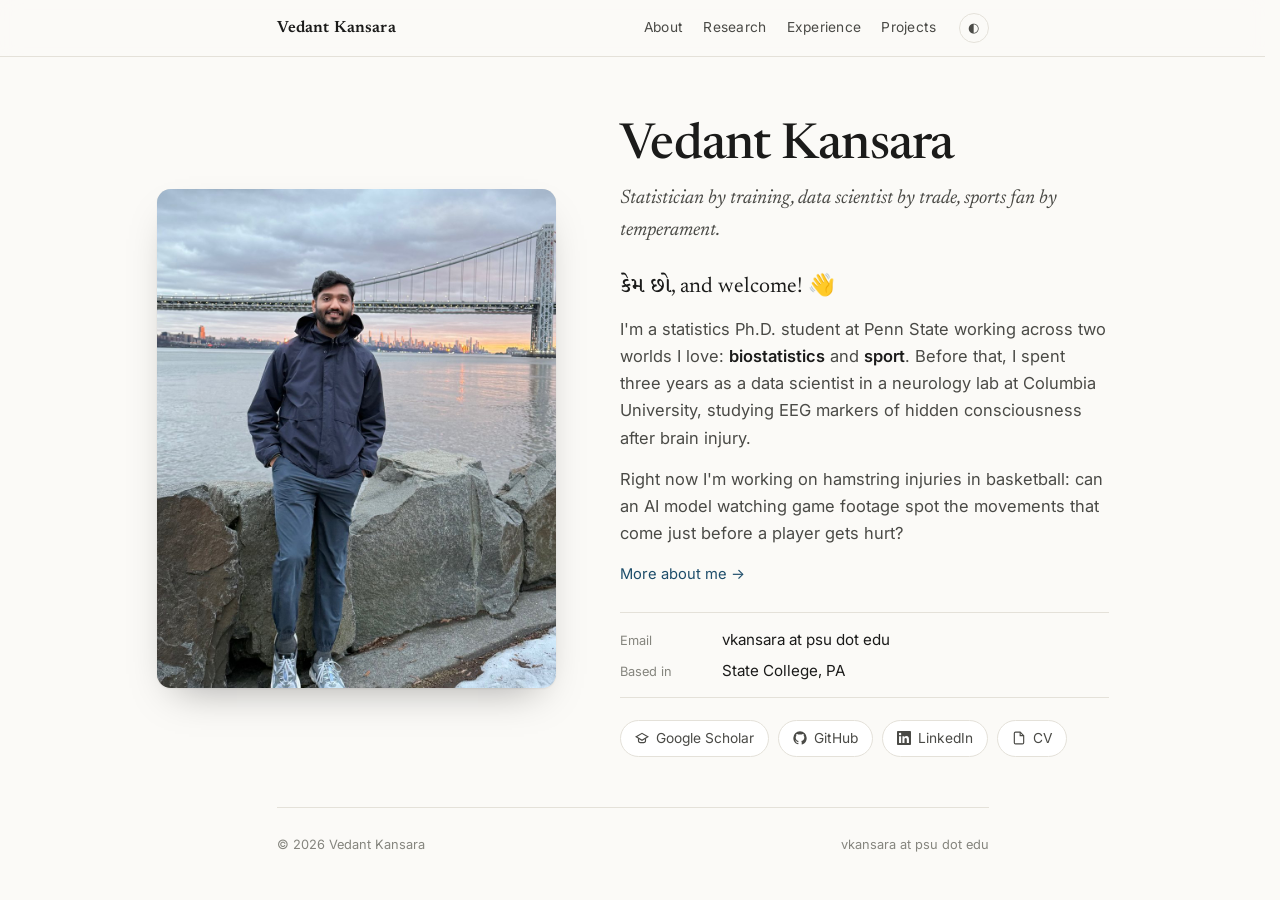
<file: index.html>
<!DOCTYPE html>
<html lang="en">
<head>
<meta charset="utf-8">
<meta name="viewport" content="width=device-width, initial-scale=1">
<title>Vedant Kansara — Statistics &amp; Data Science</title>
<meta name="description" content="Vedant Kansara — Ph.D. student in Statistics at Penn State. Bayesian modeling, biostatistics, high-frequency neurophysiological data, and sports analytics.">
<meta name="author" content="Vedant Kansara">
<meta name="theme-color" content="#fbfaf7" media="(prefers-color-scheme: light)">
<meta name="theme-color" content="#141514" media="(prefers-color-scheme: dark)">
<meta property="og:title" content="Vedant Kansara — Statistics &amp; Data Science">
<meta property="og:description" content="Ph.D. student in Statistics at Penn State. Bayesian modeling, biostatistics, and sports analytics.">
<meta property="og:type" content="website">
<meta property="og:image" content="photo.jpg">
<link rel="preconnect" href="https://fonts.googleapis.com">
<link rel="preconnect" href="https://fonts.gstatic.com" crossorigin>
<link href="https://fonts.googleapis.com/css2?family=Newsreader:ital,opsz,wght@0,6..72,400;0,6..72,500;0,6..72,600;1,6..72,400&family=Inter:wght@400;500;600&family=Noto+Serif+Gujarati:wght@500&display=swap" rel="stylesheet">
<link rel="stylesheet" href="style.css">
<script>try{var t=localStorage.getItem('theme');if(t)document.documentElement.setAttribute('data-theme',t);}catch(e){}try{if(!matchMedia('(prefers-reduced-motion: reduce)').matches)document.documentElement.classList.add('anim');}catch(e){}try{var u=navigator.userAgent;if(/AppleWebKit/.test(u)&&!/(Chrome|Chromium|Edg)\//.test(u)){var s=function(e){if(e.viewTransition)e.viewTransition.skipTransition();};addEventListener('pageswap',s);addEventListener('pagereveal',s);}}catch(e){}</script>
</head>
<body class="home">

<nav>
  <div class="nav-inner">
    <a class="nav-name" href="index.html" title="Home" aria-current="page">Vedant Kansara</a>
    <div class="nav-links">
      <a href="about.html">About</a>
      <a href="research.html">Research</a>
      <a href="experience.html">Experience</a>
      <a href="projects.html">Projects</a>
    </div>
    <button id="theme-toggle" aria-label="Toggle theme">◐</button>
  </div>
</nav>

<main class="landing">

  <!-- ============================================================
       PROFILE PHOTO
       To change it: replace photo.jpg with a new image of the same
       name (a portrait, roughly 4:5, ~1000px wide works best).
       If the crop cuts off your face, change --photo-focus in
       style.css (e.g. "50% 20%" moves the frame up toward the head).
       ============================================================ -->
  <figure class="portrait">
    <img src="photo.jpg" alt="Vedant Kansara by the Hudson River with the George Washington Bridge behind" width="960" height="1200">
  </figure>

  <div class="landing-text">
    <h1>Vedant Kansara</h1>
    <p class="tagline">Statistician by training, data scientist by trade, sports fan by temperament.</p>

    <p class="greeting"><span lang="gu" title="Kem cho? (Gujarati for &quot;How are you?&quot;)">કેમ છો</span>, and welcome! <span class="wave" aria-hidden="true">👋</span></p>

    <p class="summary">I'm a statistics Ph.D. student at Penn State working across two worlds I love: <strong>biostatistics</strong> and <strong>sport</strong>. Before that, I spent three years as a data scientist in a neurology lab at Columbia University, studying EEG markers of hidden consciousness after brain injury.</p>

    <p class="summary">Right now I'm working on hamstring injuries in basketball: can an AI model watching game footage spot the movements that come just before a player gets hurt?</p>

    <p class="more"><a href="about.html">More about me →</a></p>

    <dl class="contact-list">
      <div><dt>Email</dt><dd>vkansara at psu dot edu</dd></div>
      <div><dt>Based in</dt><dd>State College, PA</dd></div>
    </dl>

    <div class="links">
      <a href="https://scholar.google.com/citations?user=BvTiZXMAAAAJ&hl=en" target="_blank" rel="noopener">
        <svg viewBox="0 0 24 24" fill="none" stroke="currentColor" stroke-width="2"><path d="M22 10 12 4 2 10l10 6 10-6Z"/><path d="M6 12.5V17c0 1.7 2.7 3 6 3s6-1.3 6-3v-4.5"/></svg>
        Google Scholar
      </a>
      <a href="https://github.com/vedantkan" target="_blank" rel="noopener">
        <svg viewBox="0 0 24 24" fill="currentColor"><path d="M12 .5A11.5 11.5 0 0 0 .5 12a11.5 11.5 0 0 0 7.9 10.9c.6.1.8-.2.8-.6v-2c-3.2.7-3.9-1.5-3.9-1.5-.5-1.3-1.3-1.7-1.3-1.7-1-.7.1-.7.1-.7 1.1.1 1.7 1.2 1.7 1.2 1 1.7 2.7 1.2 3.4.9.1-.7.4-1.2.7-1.5-2.6-.3-5.3-1.3-5.3-5.8 0-1.3.5-2.3 1.2-3.1-.1-.3-.5-1.5.1-3.1 0 0 1-.3 3.2 1.2a11 11 0 0 1 5.8 0c2.2-1.5 3.2-1.2 3.2-1.2.6 1.6.2 2.8.1 3.1.8.8 1.2 1.8 1.2 3.1 0 4.5-2.7 5.5-5.3 5.8.4.4.8 1.1.8 2.2v3.3c0 .4.2.7.8.6A11.5 11.5 0 0 0 23.5 12 11.5 11.5 0 0 0 12 .5Z"/></svg>
        GitHub
      </a>
      <a href="https://www.linkedin.com/in/vedantkan/" target="_blank" rel="noopener">
        <svg viewBox="0 0 24 24" fill="currentColor"><path d="M20.4 20.4h-3.6v-5.6c0-1.3 0-3-1.9-3s-2.1 1.4-2.1 2.9v5.7H9.3V9h3.4v1.6h.1a3.8 3.8 0 0 1 3.4-1.9c3.6 0 4.3 2.4 4.3 5.5v6.2ZM5.3 7.4a2.1 2.1 0 1 1 0-4.2 2.1 2.1 0 0 1 0 4.2Zm1.8 13H3.5V9h3.6v11.4ZM22.2 0H1.8C.8 0 0 .8 0 1.7v20.6c0 1 .8 1.7 1.8 1.7h20.4c1 0 1.8-.8 1.8-1.7V1.7c0-.9-.8-1.7-1.8-1.7Z"/></svg>
        LinkedIn
      </a>
      <a href="Vedant_Kansara_CV.pdf" target="_blank" rel="noopener">
        <svg viewBox="0 0 24 24" fill="none" stroke="currentColor" stroke-width="2"><path d="M14 2H6a2 2 0 0 0-2 2v16a2 2 0 0 0 2 2h12a2 2 0 0 0 2-2V8Z"/><path d="M14 2v6h6"/></svg>
        CV
      </a>
    </div>
  </div>

</main>

<div class="wrap">
  <footer>
    <span>© <span id="year">2026</span> Vedant Kansara</span>
    <span>vkansara at psu dot edu</span>
  </footer>
</div>

<script src="theme.js"></script>
</body>
</html>
</file>
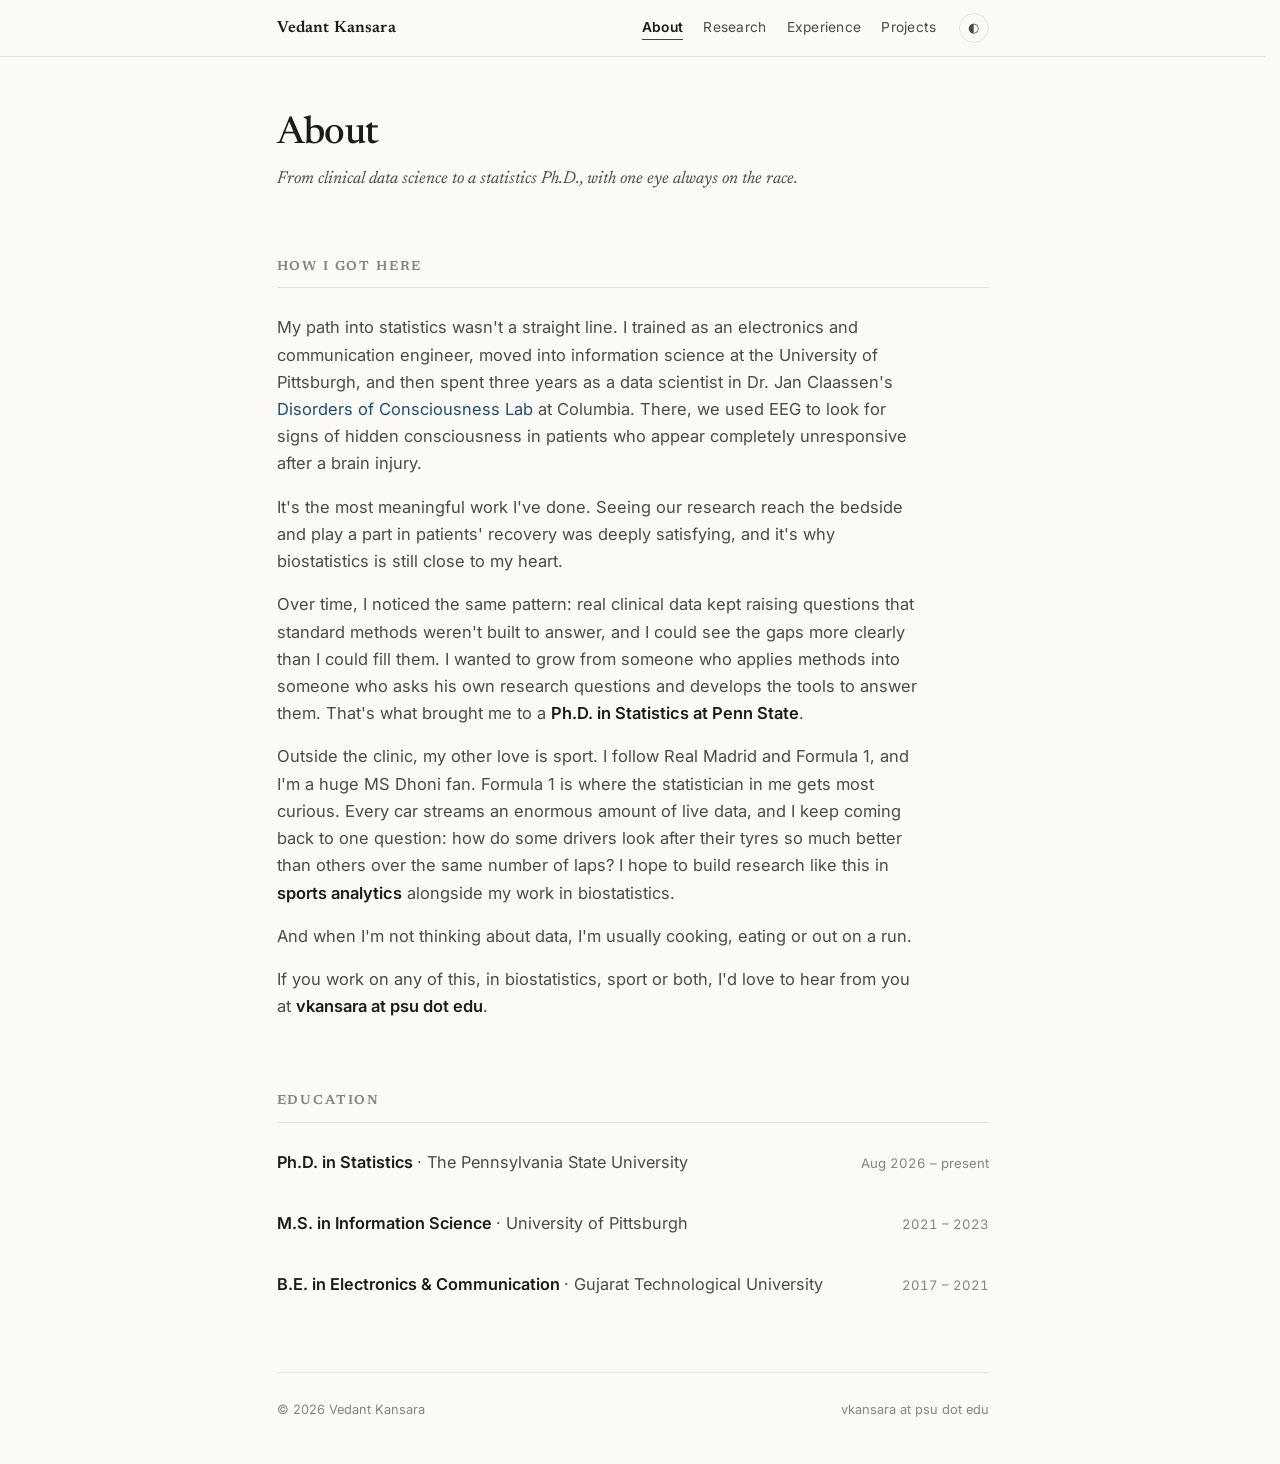
<file: about.html>
<!DOCTYPE html>
<html lang="en">
<head>
<meta charset="utf-8">
<meta name="viewport" content="width=device-width, initial-scale=1">
<title>About — Vedant Kansara</title>
<meta name="description" content="About Vedant Kansara — background, education, and contact.">
<meta name="theme-color" content="#fbfaf7" media="(prefers-color-scheme: light)">
<meta name="theme-color" content="#141514" media="(prefers-color-scheme: dark)">
<link rel="preconnect" href="https://fonts.googleapis.com">
<link rel="preconnect" href="https://fonts.gstatic.com" crossorigin>
<link href="https://fonts.googleapis.com/css2?family=Newsreader:ital,opsz,wght@0,6..72,400;0,6..72,500;0,6..72,600;1,6..72,400&family=Inter:wght@400;500;600&display=swap" rel="stylesheet">
<link rel="stylesheet" href="style.css">
<script>try{var t=localStorage.getItem('theme');if(t)document.documentElement.setAttribute('data-theme',t);}catch(e){}try{if(!matchMedia('(prefers-reduced-motion: reduce)').matches)document.documentElement.classList.add('anim');}catch(e){}try{var u=navigator.userAgent;if(/AppleWebKit/.test(u)&&!/(Chrome|Chromium|Edg)\//.test(u)){var s=function(e){if(e.viewTransition)e.viewTransition.skipTransition();};addEventListener('pageswap',s);addEventListener('pagereveal',s);}}catch(e){}</script>
</head>
<body>

<nav>
  <div class="nav-inner">
    <a class="nav-name" href="index.html" title="Home">Vedant Kansara</a>
    <div class="nav-links">
      <a href="about.html" aria-current="page">About</a>
      <a href="research.html">Research</a>
      <a href="experience.html">Experience</a>
      <a href="projects.html">Projects</a>
    </div>
    <button id="theme-toggle" aria-label="Toggle theme">◐</button>
  </div>
</nav>

<div class="wrap">

  <header class="page">
    <h1>About</h1>
    <p class="tagline">From clinical data science to a statistics Ph.D., with one eye always on the race.</p>
  </header>

  <section id="bio">
    <h2>How I got here</h2>
    <div class="intro">
      <p>My path into statistics wasn't a straight line. I trained as an electronics and communication engineer, moved into information science at the University of Pittsburgh, and then spent three years as a data scientist in Dr. Jan Claassen's <a href="https://www.neurology.columbia.edu/research/research-labs/disorders-consciousness-laboratory-doc-lab" target="_blank" rel="noopener">Disorders of Consciousness Lab</a> at Columbia. There, we used EEG to look for signs of hidden consciousness in patients who appear completely unresponsive after a brain injury.</p>

      <p>It's the most meaningful work I've done. Seeing our research reach the bedside and play a part in patients' recovery was deeply satisfying, and it's why biostatistics is still close to my heart.</p>

      <p>Over time, I noticed the same pattern: real clinical data kept raising questions that standard methods weren't built to answer, and I could see the gaps more clearly than I could fill them. I wanted to grow from someone who applies methods into someone who asks his own research questions and develops the tools to answer them. That's what brought me to a <strong>Ph.D. in Statistics at Penn State</strong>.</p>

      <p>Outside the clinic, my other love is sport. I follow Real Madrid and Formula 1, and I'm a huge MS Dhoni fan. Formula 1 is where the statistician in me gets most curious. Every car streams an enormous amount of live data, and I keep coming back to one question: how do some drivers look after their tyres so much better than others over the same number of laps? I hope to build research like this in <strong>sports analytics</strong> alongside my work in biostatistics.</p>

      <p>And when I'm not thinking about data, I'm usually cooking, eating or out on a run.</p>

      <p>If you work on any of this, in biostatistics, sport or both, I'd love to hear from you at <strong>vkansara at psu dot edu</strong>.</p>
    </div>
  </section>

  <section id="education">
    <h2>Education</h2>

    <div class="entry">
      <div class="entry-head">
        <p class="entry-title">Ph.D. in Statistics <span class="entry-org">· The Pennsylvania State University</span></p>
        <span class="entry-meta">Aug 2026 – present</span>
      </div>
    </div>
    <div class="entry">
      <div class="entry-head">
        <p class="entry-title">M.S. in Information Science <span class="entry-org">· University of Pittsburgh</span></p>
        <span class="entry-meta">2021 – 2023</span>
      </div>
    </div>
    <div class="entry">
      <div class="entry-head">
        <p class="entry-title">B.E. in Electronics &amp; Communication <span class="entry-org">· Gujarat Technological University</span></p>
        <span class="entry-meta">2017 – 2021</span>
      </div>
    </div>
  </section>

  <footer>
    <span>© <span id="year">2026</span> Vedant Kansara</span>
    <span>vkansara at psu dot edu</span>
  </footer>

</div>

<script src="theme.js"></script>
</body>
</html>
</file>
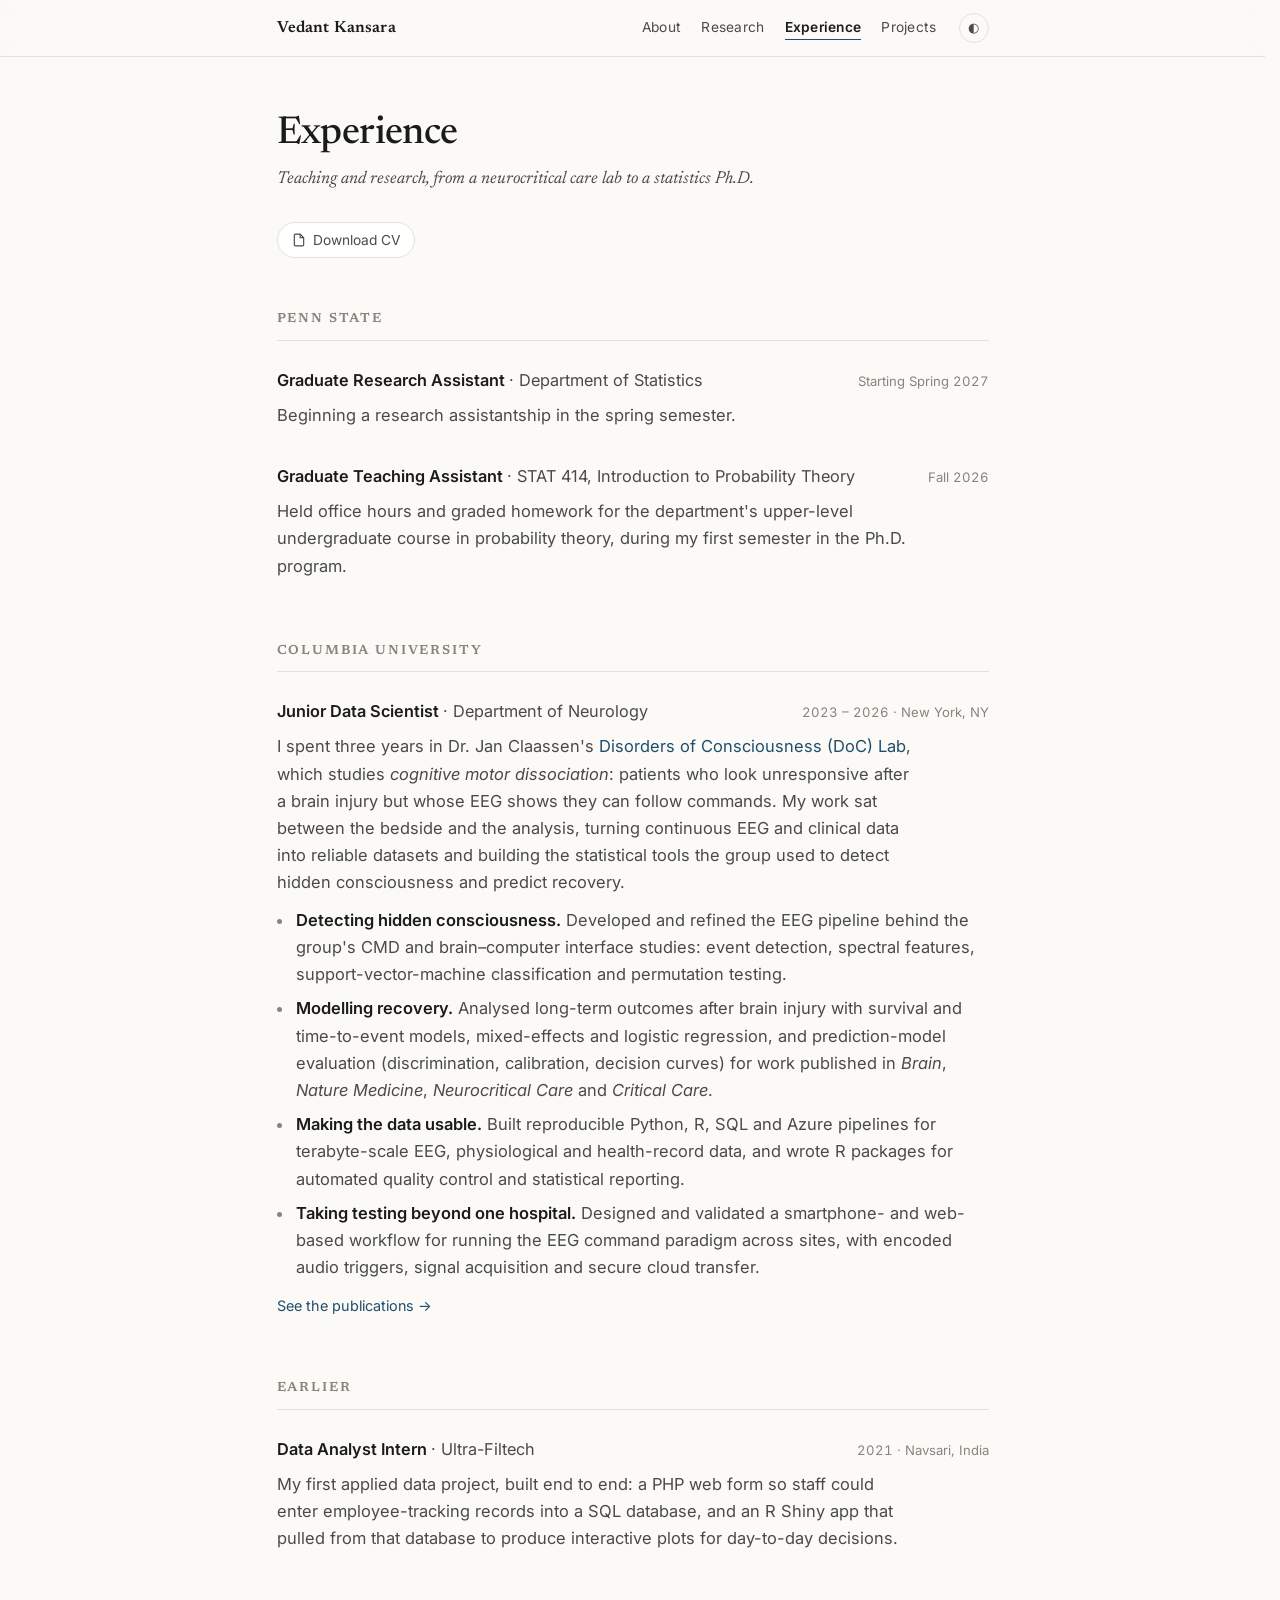
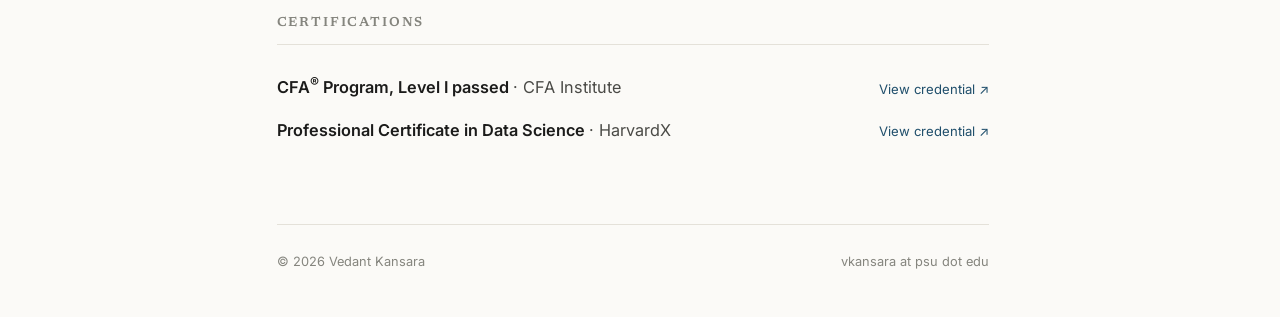
<file: experience.html>
<!DOCTYPE html>
<html lang="en">
<head>
<meta charset="utf-8">
<meta name="viewport" content="width=device-width, initial-scale=1">
<title>Experience — Vedant Kansara</title>
<meta name="description" content="Teaching and research experience of Vedant Kansara: Penn State Statistics and Columbia University Neurology.">
<meta name="theme-color" content="#fbfaf7" media="(prefers-color-scheme: light)">
<meta name="theme-color" content="#141514" media="(prefers-color-scheme: dark)">
<link rel="preconnect" href="https://fonts.googleapis.com">
<link rel="preconnect" href="https://fonts.gstatic.com" crossorigin>
<link href="https://fonts.googleapis.com/css2?family=Newsreader:ital,opsz,wght@0,6..72,400;0,6..72,500;0,6..72,600;1,6..72,400&family=Inter:wght@400;500;600&display=swap" rel="stylesheet">
<link rel="stylesheet" href="style.css">
<script>try{var t=localStorage.getItem('theme');if(t)document.documentElement.setAttribute('data-theme',t);}catch(e){}try{if(!matchMedia('(prefers-reduced-motion: reduce)').matches)document.documentElement.classList.add('anim');}catch(e){}try{var u=navigator.userAgent;if(/AppleWebKit/.test(u)&&!/(Chrome|Chromium|Edg)\//.test(u)){var s=function(e){if(e.viewTransition)e.viewTransition.skipTransition();};addEventListener('pageswap',s);addEventListener('pagereveal',s);}}catch(e){}</script>
</head>
<body>

<nav>
  <div class="nav-inner">
    <a class="nav-name" href="index.html" title="Home">Vedant Kansara</a>
    <div class="nav-links">
      <a href="about.html">About</a>
      <a href="research.html">Research</a>
      <a href="experience.html" aria-current="page">Experience</a>
      <a href="projects.html">Projects</a>
    </div>
    <button id="theme-toggle" aria-label="Toggle theme">◐</button>
  </div>
</nav>

<div class="wrap">

  <header class="page">
    <h1>Experience</h1>
    <p class="tagline">Teaching and research, from a neurocritical care lab to a statistics Ph.D.</p>
    <div class="links">
      <a href="Vedant_Kansara_CV.pdf" target="_blank" rel="noopener">
        <svg viewBox="0 0 24 24" fill="none" stroke="currentColor" stroke-width="2"><path d="M14 2H6a2 2 0 0 0-2 2v16a2 2 0 0 0 2 2h12a2 2 0 0 0 2-2V8Z"/><path d="M14 2v6h6"/></svg>
        Download CV
      </a>
    </div>
  </header>

  <section id="penn-state">
    <h2>Penn State</h2>

    <div class="entry">
      <div class="entry-head">
        <p class="entry-title">Graduate Research Assistant <span class="entry-org">· Department of Statistics</span></p>
        <span class="entry-meta">Starting Spring 2027</span>
      </div>
      <p class="entry-desc">Beginning a research assistantship in the spring semester.</p>
    </div>

    <div class="entry">
      <div class="entry-head">
        <p class="entry-title">Graduate Teaching Assistant <span class="entry-org">· STAT 414, Introduction to Probability Theory</span></p>
        <span class="entry-meta">Fall 2026</span>
      </div>
      <p class="entry-desc">Held office hours and graded homework for the department's upper-level undergraduate course in probability theory, during my first semester in the Ph.D. program.</p>
    </div>
  </section>

  <section id="columbia">
    <h2>Columbia University</h2>

    <div class="entry">
      <div class="entry-head">
        <p class="entry-title">Junior Data Scientist <span class="entry-org">· Department of Neurology</span></p>
        <span class="entry-meta">2023 – 2026 · New York, NY</span>
      </div>
      <p class="entry-desc">I spent three years in Dr. Jan Claassen's <a href="https://www.neurology.columbia.edu/research/research-labs/disorders-consciousness-laboratory-doc-lab" target="_blank" rel="noopener">Disorders of Consciousness (DoC) Lab</a>, which studies <em>cognitive motor dissociation</em>: patients who look unresponsive after a brain injury but whose EEG shows they can follow commands. My work sat between the bedside and the analysis, turning continuous EEG and clinical data into reliable datasets and building the statistical tools the group used to detect hidden consciousness and predict recovery.</p>
      <ul>
        <li><strong>Detecting hidden consciousness.</strong> Developed and refined the EEG pipeline behind the group's CMD and brain–computer interface studies: event detection, spectral features, support-vector-machine classification and permutation testing.</li>
        <li><strong>Modelling recovery.</strong> Analysed long-term outcomes after brain injury with survival and time-to-event models, mixed-effects and logistic regression, and prediction-model evaluation (discrimination, calibration, decision curves) for work published in <em>Brain</em>, <em>Nature Medicine</em>, <em>Neurocritical Care</em> and <em>Critical Care</em>.</li>
        <li><strong>Making the data usable.</strong> Built reproducible Python, R, SQL and Azure pipelines for terabyte-scale EEG, physiological and health-record data, and wrote R packages for automated quality control and statistical reporting.</li>
        <li><strong>Taking testing beyond one hospital.</strong> Designed and validated a smartphone- and web-based workflow for running the EEG command paradigm across sites, with encoded audio triggers, signal acquisition and secure cloud transfer.</li>
      </ul>
      <p class="entry-more"><a href="research.html">See the publications →</a></p>
    </div>
  </section>

  <section id="earlier">
    <h2>Earlier</h2>
    <div class="entry">
      <div class="entry-head">
        <p class="entry-title">Data Analyst Intern <span class="entry-org">· Ultra-Filtech</span></p>
        <span class="entry-meta">2021 · Navsari, India</span>
      </div>
      <p class="entry-desc">My first applied data project, built end to end: a PHP web form so staff could enter employee-tracking records into a SQL database, and an R Shiny app that pulled from that database to produce interactive plots for day-to-day decisions.</p>
    </div>
  </section>

  <section id="certifications">
    <h2>Certifications</h2>
    <div class="entry compact">
      <div class="entry-head">
        <p class="entry-title">CFA<sup>®</sup> Program, Level I passed <span class="entry-org">· CFA Institute</span></p>
        <a class="entry-meta cred" href="https://credentials.cfainstitute.org/241f88be-31d7-4d06-ba80-9f5238e7acae" target="_blank" rel="noopener">View credential ↗</a>
      </div>
    </div>
    <div class="entry compact">
      <div class="entry-head">
        <p class="entry-title">Professional Certificate in Data Science <span class="entry-org">· HarvardX</span></p>
        <a class="entry-meta cred" href="https://credentials.edx.org/credentials/ff0fdac766a642c39444bd3843783bc0/" target="_blank" rel="noopener">View credential ↗</a>
      </div>
    </div>
  </section>

  <footer>
    <span>© <span id="year">2026</span> Vedant Kansara</span>
    <span>vkansara at psu dot edu</span>
  </footer>

</div>

<script src="theme.js"></script>
</body>
</html>
</file>
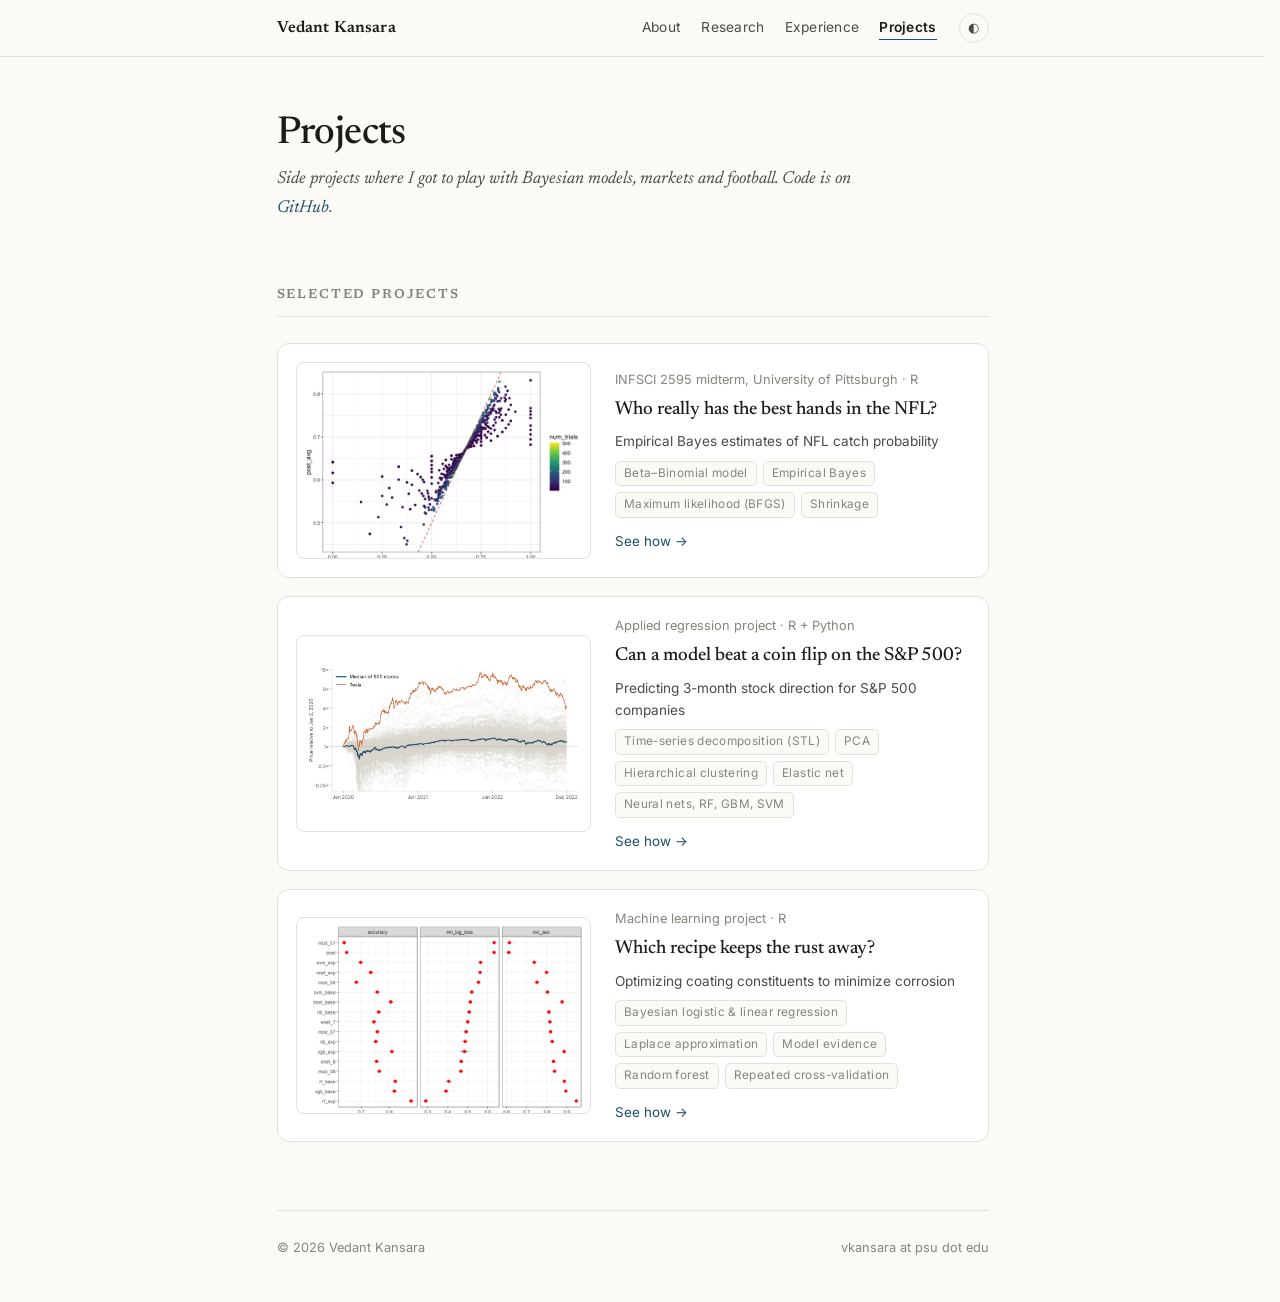
<file: projects.html>
<!DOCTYPE html>
<html lang="en">
<head>
<meta charset="utf-8">
<meta name="viewport" content="width=device-width, initial-scale=1">
<title>Projects — Vedant Kansara</title>
<meta name="description" content="Projects by Vedant Kansara: Empirical Bayes for NFL catch rates, S&amp;P 500 direction prediction, and Bayesian modeling of coating corrosion.">
<meta name="theme-color" content="#fbfaf7" media="(prefers-color-scheme: light)">
<meta name="theme-color" content="#141514" media="(prefers-color-scheme: dark)">
<link rel="preconnect" href="https://fonts.googleapis.com">
<link rel="preconnect" href="https://fonts.gstatic.com" crossorigin>
<link href="https://fonts.googleapis.com/css2?family=Newsreader:ital,opsz,wght@0,6..72,400;0,6..72,500;0,6..72,600;1,6..72,400&family=Inter:wght@400;500;600&display=swap" rel="stylesheet">
<link rel="stylesheet" href="style.css">
<script>try{var t=localStorage.getItem('theme');if(t)document.documentElement.setAttribute('data-theme',t);}catch(e){}try{if(!matchMedia('(prefers-reduced-motion: reduce)').matches)document.documentElement.classList.add('anim');}catch(e){}try{var u=navigator.userAgent;if(/AppleWebKit/.test(u)&&!/(Chrome|Chromium|Edg)\//.test(u)){var s=function(e){if(e.viewTransition)e.viewTransition.skipTransition();};addEventListener('pageswap',s);addEventListener('pagereveal',s);}}catch(e){}</script>
</head>
<body>

<nav>
  <div class="nav-inner">
    <a class="nav-name" href="index.html" title="Home">Vedant Kansara</a>
    <div class="nav-links">
      <a href="about.html">About</a>
      <a href="research.html">Research</a>
      <a href="experience.html">Experience</a>
      <a href="projects.html" aria-current="page">Projects</a>
    </div>
    <button id="theme-toggle" aria-label="Toggle theme">◐</button>
  </div>
</nav>

<div class="wrap">

  <header class="page">
    <h1>Projects</h1>
    <p class="tagline">Side projects where I got to play with Bayesian models, markets and football. Code is on <a href="https://github.com/vedantkan" target="_blank" rel="noopener">GitHub</a>.</p>
  </header>

  <section id="projects">
    <h2>Selected Projects</h2>
    <!-- Project cards are generated from the list in projects.js.
         To add, edit, or remove a project, edit that file only. -->
    <div class="paper-list" id="project-list"></div>
  </section>

  <dialog id="project-dialog" aria-labelledby="pj-title">
    <div class="pd-inner">
      <button class="pd-close" type="button" aria-label="Close">×</button>
      <p class="pd-venue" id="pj-venue"></p>
      <h3 id="pj-title" class="pj-title"></h3>
      <p class="pd-authors" id="pj-sub"></p>
      <div class="pd-body" id="pj-body"></div>
      <div class="pd-actions" id="pj-actions"></div>
    </div>
  </dialog>

  <footer>
    <span>© <span id="year">2026</span> Vedant Kansara</span>
    <span>vkansara at psu dot edu</span>
  </footer>

</div>

<script src="theme.js"></script>
<script src="projects.js"></script>
</body>
</html>
</file>
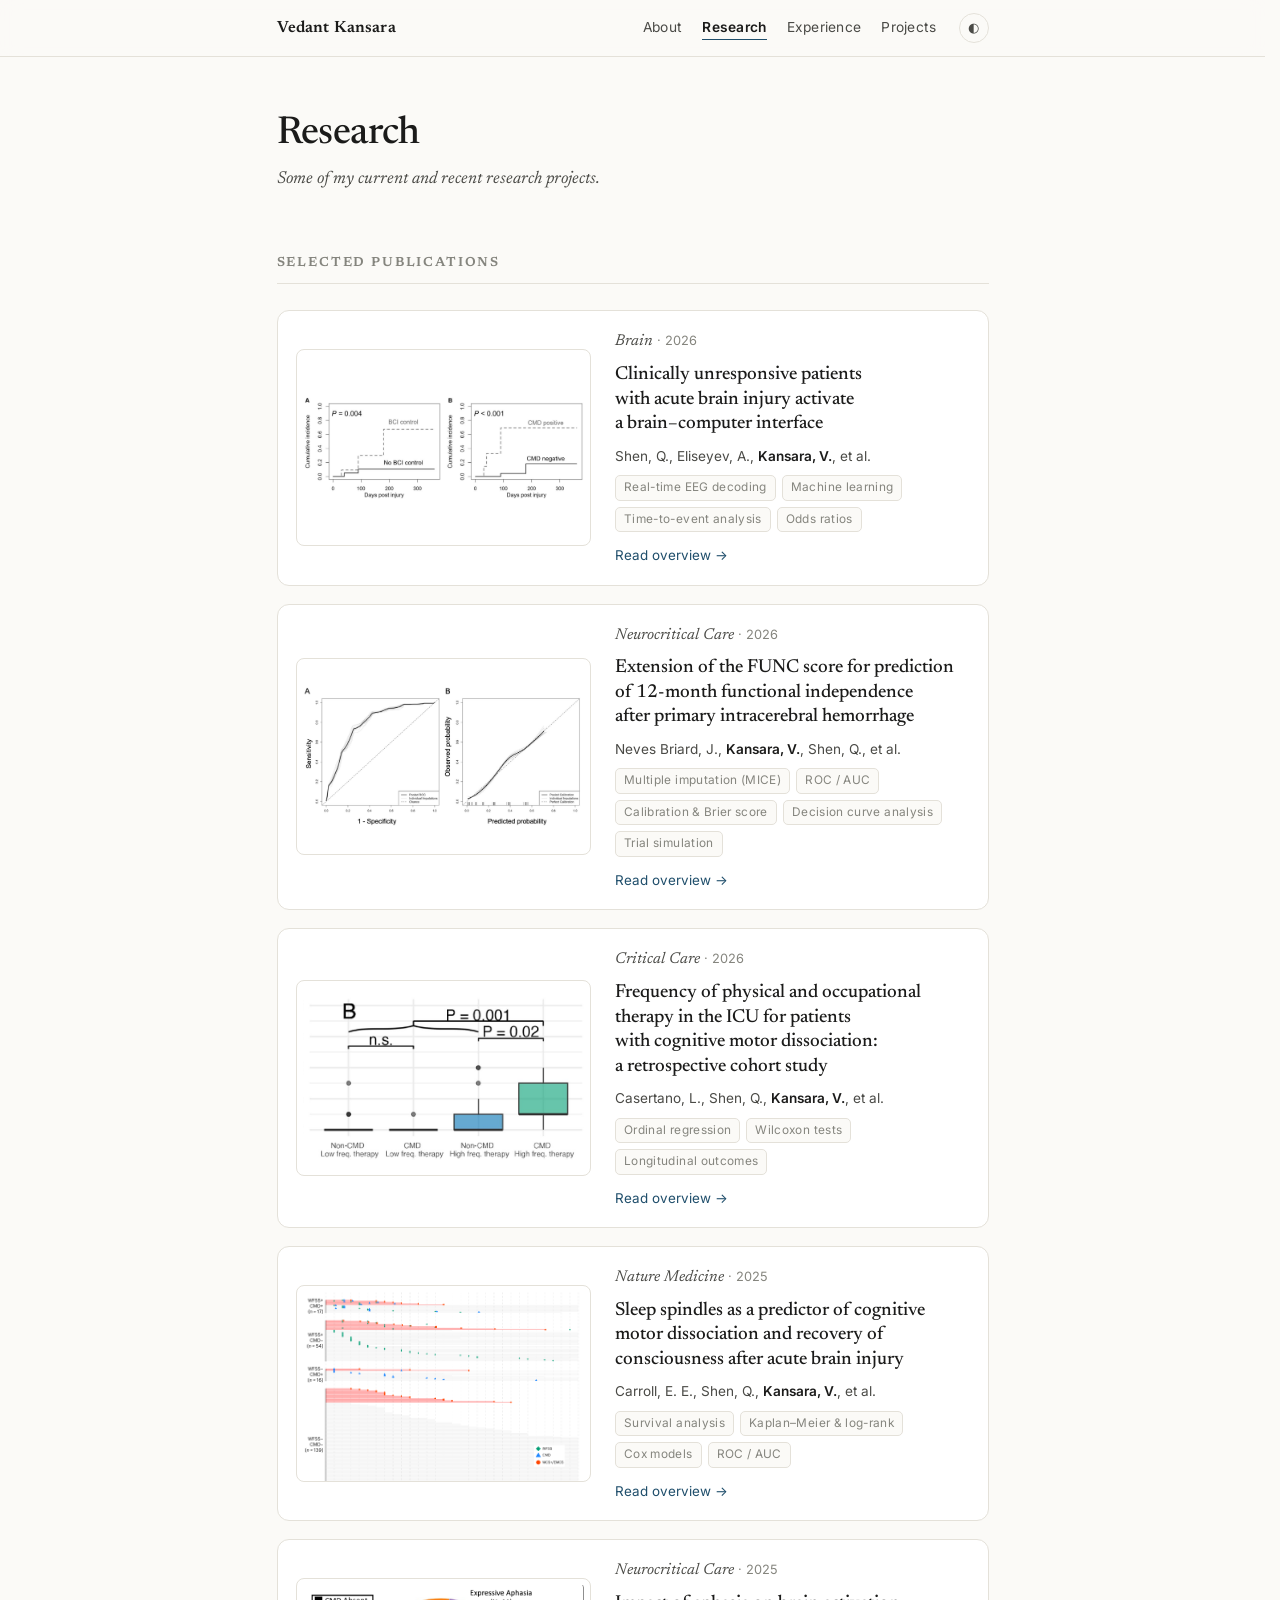
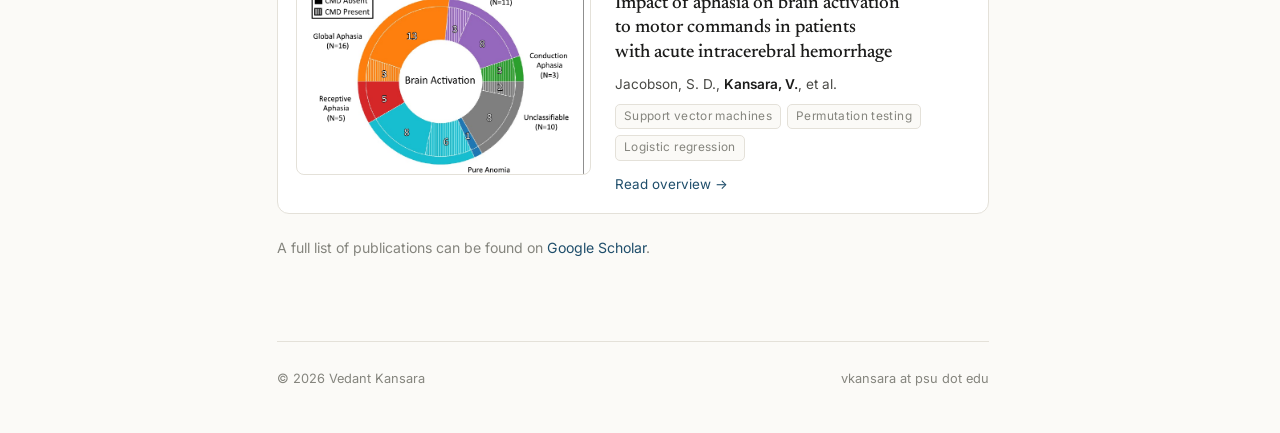
<file: research.html>
<!DOCTYPE html>
<html lang="en">
<head>
<meta charset="utf-8">
<meta name="viewport" content="width=device-width, initial-scale=1">
<title>Research — Vedant Kansara</title>
<meta name="description" content="Selected publications of Vedant Kansara: EEG markers of consciousness, clinical prediction models, and outcomes after acute brain injury.">
<meta name="theme-color" content="#fbfaf7" media="(prefers-color-scheme: light)">
<meta name="theme-color" content="#141514" media="(prefers-color-scheme: dark)">
<link rel="preconnect" href="https://fonts.googleapis.com">
<link rel="preconnect" href="https://fonts.gstatic.com" crossorigin>
<link href="https://fonts.googleapis.com/css2?family=Newsreader:ital,opsz,wght@0,6..72,400;0,6..72,500;0,6..72,600;1,6..72,400&family=Inter:wght@400;500;600&display=swap" rel="stylesheet">
<link rel="stylesheet" href="style.css">
<script>try{var t=localStorage.getItem('theme');if(t)document.documentElement.setAttribute('data-theme',t);}catch(e){}try{if(!matchMedia('(prefers-reduced-motion: reduce)').matches)document.documentElement.classList.add('anim');}catch(e){}try{var u=navigator.userAgent;if(/AppleWebKit/.test(u)&&!/(Chrome|Chromium|Edg)\//.test(u)){var s=function(e){if(e.viewTransition)e.viewTransition.skipTransition();};addEventListener('pageswap',s);addEventListener('pagereveal',s);}}catch(e){}</script>
</head>
<body>

<nav>
  <div class="nav-inner">
    <a class="nav-name" href="index.html" title="Home">Vedant Kansara</a>
    <div class="nav-links">
      <a href="about.html">About</a>
      <a href="research.html" aria-current="page">Research</a>
      <a href="experience.html">Experience</a>
      <a href="projects.html">Projects</a>
    </div>
    <button id="theme-toggle" aria-label="Toggle theme">◐</button>
  </div>
</nav>

<div class="wrap">

  <header class="page">
    <h1>Research</h1>
    <p class="tagline">Some of my current and recent research projects.</p>
  </header>

  <section id="publications">
    <h2>Selected Publications</h2>
    <!-- Paper cards are generated from the list in research.js.
         To add, edit, or remove a paper, edit that file only. -->
    <div class="paper-list" id="paper-list"></div>

    <p class="scholar-note">A full list of publications can be found on <a href="https://scholar.google.com/citations?user=BvTiZXMAAAAJ&hl=en" target="_blank" rel="noopener">Google&nbsp;Scholar</a>.</p>
  </section>

  <dialog id="paper-dialog" aria-labelledby="pd-title">
    <div class="pd-inner">
      <button class="pd-close" type="button" aria-label="Close">×</button>
      <div class="pd-fig" id="pd-fig"></div>
      <p class="pd-venue" id="pd-venue"></p>
      <h3 id="pd-title"></h3>
      <p class="pd-authors" id="pd-authors"></p>
      <div class="pd-body" id="pd-body"></div>
      <div class="pd-actions" id="pd-actions"></div>
    </div>
  </dialog>




  <footer>
    <span>© <span id="year">2026</span> Vedant Kansara</span>
    <span>vkansara at psu dot edu</span>
  </footer>

</div>

<script src="theme.js"></script>
<script src="research.js"></script>
</body>
</html>
</file>
<file: style.css>
/* ============================================================
   Vedant Kansara — shared stylesheet
   Edit colors in the :root blocks below.
   ============================================================ */

:root{
  --bg:        #fbfaf7;
  --surface:   #ffffff;
  --ink:       #1b1b1a;
  --ink-soft:  #4a4a46;
  --ink-faint: #85857e;
  --rule:      #e4e1d9;
  --accent:    #1f4e6b;
  --accent-bg: #eef3f6;
  --max: 760px;
  /* Profile photo framing: "x% y%". Lower y moves the frame toward the top of the photo. */
  --photo-focus: 50% 30%;
}

/* Automatic: follows the phone / laptop system theme */
@media (prefers-color-scheme: dark){
  :root{
    --bg:        #141514;
    --surface:   #1c1d1c;
    --ink:       #ecebe6;
    --ink-soft:  #b6b5ae;
    --ink-faint: #85857e;
    --rule:      #2e302e;
    --accent:    #8fc4e3;
    --accent-bg: #1b2a33;
  }
}

/* Manual override, only once the visitor clicks the toggle */
html[data-theme="light"]{
  --bg:#fbfaf7; --surface:#ffffff; --ink:#1b1b1a; --ink-soft:#4a4a46;
  --ink-faint:#85857e; --rule:#e4e1d9; --accent:#1f4e6b; --accent-bg:#eef3f6;
}
html[data-theme="dark"]{
  --bg:#141514; --surface:#1c1d1c; --ink:#ecebe6; --ink-soft:#b6b5ae;
  --ink-faint:#85857e; --rule:#2e302e; --accent:#8fc4e3; --accent-bg:#1b2a33;
}

*{box-sizing:border-box}
html{scroll-behavior:smooth; -webkit-text-size-adjust:100%}
body{
  margin:0;
  background:var(--bg);
  color:var(--ink);
  font-family:"Inter", -apple-system, BlinkMacSystemFont, "Segoe UI", Helvetica, Arial, sans-serif;
  font-size:16.5px;
  line-height:1.65;
  -webkit-font-smoothing:antialiased;
}
.wrap{max-width:var(--max); margin:0 auto; padding:0 24px}

a{color:var(--accent); text-decoration:none; border-bottom:1px solid transparent; transition:border-color .15s ease}
a:hover{border-bottom-color:currentColor}

/* ---------------- Nav ---------------- */
nav{
  position:sticky; top:0; z-index:50;
  background:var(--bg);
  border-bottom:1px solid var(--rule);
}
@supports (backdrop-filter: blur(10px)){
  nav{
    background:color-mix(in srgb, var(--bg) 85%, transparent);
    backdrop-filter:saturate(180%) blur(10px);
    -webkit-backdrop-filter:saturate(180%) blur(10px);
  }
}
.nav-inner{
  max-width:var(--max); margin:0 auto; padding:13px 24px;
  display:flex; align-items:center; gap:22px;
}
.nav-name{
  font-family:"Newsreader", Georgia, serif;
  font-size:1.02rem; font-weight:600; letter-spacing:.01em;
  color:var(--ink); margin-right:auto; white-space:nowrap;
  border:none;
}
.nav-name:hover{border:none; color:var(--accent)}
.nav-links{display:flex; gap:20px; flex-wrap:wrap}
.nav-links a{color:var(--ink-soft); font-size:.86rem; letter-spacing:.02em}
.nav-links a:hover{color:var(--accent)}
.nav-links a[aria-current="page"]{
  color:var(--ink); font-weight:600;
  border-bottom:1px solid var(--accent);
}
#theme-toggle{
  background:none; border:1px solid var(--rule); border-radius:50%;
  width:30px; height:30px; cursor:pointer; color:var(--ink-soft);
  font-size:.8rem; line-height:1; display:grid; place-items:center;
  flex:none; transition:border-color .15s ease, color .15s ease;
}
#theme-toggle:hover{color:var(--accent); border-color:var(--accent)}

@media (max-width:640px){
  .nav-inner{gap:14px; padding:11px 20px; flex-wrap:wrap}
  .nav-name{font-size:.98rem}
  .nav-links{gap:15px; order:3; width:100%; padding-bottom:2px}
  .nav-links a{font-size:.82rem}
}

/* ---------------- Page head ---------------- */
header.hero{padding:74px 0 10px}
header.page{padding:56px 0 4px}

h1{
  font-family:"Newsreader", Georgia, serif;
  font-size:clamp(2.3rem, 6vw, 3.1rem);
  font-weight:500; letter-spacing:-.015em; line-height:1.1;
  margin:0 0 12px;
}
header.page h1{font-size:clamp(1.9rem, 5vw, 2.4rem); margin-bottom:10px}
.tagline{
  font-family:"Newsreader", Georgia, serif;
  font-size:1.22rem; font-style:italic; color:var(--ink-soft);
  margin:0 0 26px;
}
header.page .tagline{font-size:1.08rem; margin-bottom:12px; max-width:62ch}

.intro p{color:var(--ink-soft); margin:0 0 16px; max-width:64ch}
.intro strong{color:var(--ink); font-weight:600}

/* ---------------- Link pills ---------------- */
.links{display:flex; flex-wrap:wrap; gap:9px; margin-top:28px}
.links a, .links span.pill{
  display:inline-flex; align-items:center; gap:7px;
  font-size:.86rem; color:var(--ink-soft);
  border:1px solid var(--rule); border-radius:999px;
  padding:6px 14px; background:var(--surface);
  transition:all .15s ease;
}
.links a:hover{color:var(--accent); border-color:var(--accent); background:var(--accent-bg)}
.links svg{width:14px; height:14px; flex:none}
.links span.pill{cursor:default}

/* ---------------- Sections ---------------- */
section{padding:46px 0 8px; scroll-margin-top:62px}
h2{
  font-family:"Newsreader", Georgia, serif;
  font-size:.82rem; font-weight:600;
  text-transform:uppercase; letter-spacing:.14em;
  color:var(--ink-faint);
  margin:0 0 26px; padding-bottom:10px;
  border-bottom:1px solid var(--rule);
}
.lede{color:var(--ink-soft); max-width:64ch; margin:0 0 14px}

/* ---------------- Entries ---------------- */
.entry{margin-bottom:30px}
.entry:last-child{margin-bottom:6px}
.entry-head{display:flex; justify-content:space-between; align-items:baseline; gap:16px; flex-wrap:wrap}
.entry-title{font-size:1.02rem; font-weight:600; color:var(--ink); margin:0}
.entry-org{color:var(--ink-soft); font-weight:400}
.entry-meta{font-size:.82rem; color:var(--ink-faint); white-space:nowrap; font-variant-numeric:tabular-nums}
.entry ul{margin:10px 0 0; padding-left:1.05em}
.entry li{color:var(--ink-soft); margin-bottom:7px; padding-left:.15em}
.entry li::marker{color:var(--ink-faint)}
.entry li strong{color:var(--ink); font-weight:600}
.entry-desc{color:var(--ink-soft); margin:8px 0 0; max-width:64ch}
.entry-more{margin:12px 0 0; font-size:.9rem}
.entry + .entry{padding-top:4px}
.entry.compact{margin-bottom:12px}
.entry-meta.cred{color:var(--accent)}

/* ---------------- Publications ---------------- */
.pub{
  padding:16px 0 16px 18px;
  border-left:2px solid var(--rule);
  margin-bottom:4px;
  transition:border-color .15s ease;
}
.pub:hover{border-left-color:var(--accent)}
.pub-title{color:var(--ink); font-weight:500; margin:0 0 5px; line-height:1.45}
.pub-authors{font-size:.88rem; color:var(--ink-soft); margin:0 0 5px}
.pub-authors .me{color:var(--ink); font-weight:600}
.pub-venue{font-size:.86rem; color:var(--ink-faint); margin:0}
.pub-venue em{font-family:"Newsreader", Georgia, serif; font-size:.96rem; font-style:italic; color:var(--ink-soft)}
.scholar-note{margin-top:22px; font-size:.88rem; color:var(--ink-faint)}

/* ---------------- Cards ---------------- */
.project{
  background:var(--surface);
  border:1px solid var(--rule);
  border-radius:10px;
  padding:20px 22px;
  margin-bottom:14px;
  transition:border-color .15s ease, transform .15s ease;
}
.project:hover{border-color:var(--accent); transform:translateY(-1px)}
.project h3{font-size:1rem; font-weight:600; margin:0 0 8px; color:var(--ink)}
.project p{color:var(--ink-soft); margin:0 0 12px; font-size:.95rem}
.project p:last-child{margin-bottom:0}
.tags{display:flex; flex-wrap:wrap; gap:6px}
.tag{
  font-size:.74rem; letter-spacing:.03em;
  color:var(--ink-faint); background:var(--bg);
  border:1px solid var(--rule); border-radius:5px;
  padding:2px 8px;
}
.project.quiet:hover{transform:none; border-color:var(--rule)}

/* ---------------- Interests ---------------- */
.interest-list{margin:0; padding-left:1.05em}
.interest-list li{color:var(--ink-soft); margin-bottom:9px}
.interest-list li::marker{color:var(--ink-faint)}
.interest-list strong{color:var(--ink); font-weight:600}

/* ---------------- Skills ---------------- */
.skill-row{display:grid; grid-template-columns:168px 1fr; gap:14px; padding:13px 0; border-bottom:1px solid var(--rule)}
.skill-row:last-child{border-bottom:none}
.skill-label{font-size:.84rem; font-weight:600; color:var(--ink); letter-spacing:.01em}
.skill-items{color:var(--ink-soft); font-size:.94rem}
@media (max-width:560px){ .skill-row{grid-template-columns:1fr; gap:4px} }

/* ---------------- Contact ---------------- */
.contact-box{
  background:var(--surface); border:1px solid var(--rule);
  border-radius:10px; padding:26px 24px;
}
.contact-box p{margin:0 0 14px; color:var(--ink-soft)}
.contact-email{
  font-family:"Newsreader", Georgia, serif;
  font-size:1.26rem; color:var(--accent);
  letter-spacing:.01em;
}
.contact-hint{font-size:.82rem; color:var(--ink-faint)}

/* ---------------- Landing (home) ---------------- */
.landing{
  max-width:1000px; margin:0 auto;
  padding:clamp(36px,7vh,84px) 24px 20px;
  display:grid; grid-template-columns:minmax(0,.9fr) minmax(0,1.1fr);
  gap:clamp(28px,5vw,64px); align-items:center;
  min-height:calc(100vh - 180px);
}
.portrait{margin:0; position:relative}
.portrait img{
  display:block; width:100%; aspect-ratio:4/5; height:auto;
  object-fit:cover; object-position:var(--photo-focus);
  border-radius:14px; background:var(--rule);
  box-shadow:0 1px 2px rgba(0,0,0,.06), 0 18px 40px -18px rgba(0,0,0,.35);
}
.landing h1{margin-bottom:8px}
.landing .tagline{margin-bottom:22px}
.summary{color:var(--ink-soft); max-width:52ch; margin:0 0 14px}
.summary strong{color:var(--ink); font-weight:600}
.more{margin:0 0 26px; font-size:.92rem}
.contact-list{margin:0; padding:14px 0; border-top:1px solid var(--rule); border-bottom:1px solid var(--rule); display:grid; gap:6px}
.contact-list div{display:grid; grid-template-columns:90px 1fr; gap:12px; align-items:baseline}
.contact-list dt{font-size:.8rem; color:var(--ink-faint)}
.contact-list dd{margin:0; color:var(--ink); font-size:.95rem}
.landing .links{margin-top:22px}
.home footer{margin-top:30px}
.nav-name[aria-current="page"]{color:var(--ink)}
@media (max-width:760px){
  .landing{grid-template-columns:1fr; min-height:0; padding-top:32px}
  .portrait{max-width:340px}
}

/* ---------------- Research papers (one per row) ---------------- */
header.page:has(+ #publications){padding-bottom:0}
.paper-list{display:grid; gap:18px}
.paper-row{
  display:grid; grid-template-columns:minmax(0,5fr) minmax(0,6fr); gap:24px; align-items:center;
  background:var(--surface); border:1px solid var(--rule); border-radius:12px;
  padding:18px; color:var(--ink);
  transition:border-color .15s ease, transform .15s ease, box-shadow .15s ease;
}
.paper-row:hover{border-color:var(--accent); transform:translateY(-2px); box-shadow:0 12px 28px -18px rgba(0,0,0,.35)}
.paper-row:focus-visible{outline:2px solid var(--accent); outline-offset:2px}
.paper-fig{background:#fff; border:1px solid var(--rule); border-radius:8px; padding:6px; aspect-ratio:3/2; display:grid; place-items:center; overflow:hidden}
.paper-fig img{width:100%; height:100%; object-fit:contain; display:block}
.paper-text{display:flex; flex-direction:column; gap:8px}
.paper-venue{margin:0; font-size:.8rem; color:var(--ink-faint)}
.paper-venue em{font-family:"Newsreader",Georgia,serif; font-size:.98rem; color:var(--ink-soft)}
.paper-title{margin:0; font-family:"Newsreader",Georgia,serif; font-weight:500; font-size:1.18rem; line-height:1.3; text-wrap:balance}
.paper-authors{margin:0; font-size:.85rem; color:var(--ink-soft)}
.paper-authors b{color:var(--ink); font-weight:600}
.paper-more{font-size:.84rem; color:var(--accent); margin-top:4px}
@media (max-width:640px){
  .paper-row{grid-template-columns:1fr; gap:14px; padding:14px}
  .paper-fig{aspect-ratio:16/10}
}


/* paper overview dialog */
#paper-dialog,#project-dialog{
  width:min(680px,calc(100vw - 24px)); max-height:calc(100vh - 40px);
  padding:0; border:1px solid var(--rule); border-radius:14px;
  background:var(--surface); color:var(--ink);
  box-shadow:0 30px 80px -20px rgba(0,0,0,.5);
}
#paper-dialog::backdrop,#project-dialog::backdrop{background:rgba(10,12,14,.55); backdrop-filter:blur(3px)}
.pd-inner{padding:28px clamp(20px,4vw,36px) 30px; position:relative}
.pd-close{
  position:absolute; top:12px; right:12px; width:40px; height:40px;
  border:1px solid var(--rule); border-radius:50%; background:var(--surface);
  color:var(--ink-soft); font-size:1.3rem; line-height:1; cursor:pointer;
}
.pd-close:hover{color:var(--accent); border-color:var(--accent)}
.pd-fig{margin:12px 0 20px}
.pd-fig img{width:100%; max-height:52vh; object-fit:contain; display:block; background:#fff; border:1px solid var(--rule); border-radius:9px; padding:10px}
.pd-note{margin:8px 0 0; font-size:.78rem; color:var(--ink-faint)}
.pd-venue{margin:0 0 6px; font-size:.84rem; color:var(--ink-faint)}
.pd-venue em{font-family:"Newsreader",Georgia,serif; font-size:1rem; color:var(--ink-soft)}
#pd-title,.pj-title{font-family:"Newsreader",Georgia,serif; font-weight:500; font-size:1.45rem; line-height:1.25; margin:0 0 8px}
.pd-authors{font-size:.88rem; color:var(--ink-soft); margin:0 0 18px}
.pd-authors b{color:var(--ink)}
.pd-body p{color:var(--ink-soft); margin:0 0 12px}
.pd-body h4{font-size:.82rem; font-weight:600; color:var(--ink); margin:18px 0 8px}
.pd-body .tags{margin-top:4px}
.pd-body ul{margin:0; padding-left:1.1em; color:var(--ink-soft)}
.pd-body li{margin-bottom:6px}
.pd-actions{display:flex; flex-wrap:wrap; align-items:center; gap:12px 16px; margin-top:22px; padding-top:18px; border-top:1px solid var(--rule)}
.pd-doi{
  display:inline-flex; align-items:center; min-height:40px; padding:0 18px;
  background:var(--accent); color:var(--surface); border-radius:999px; font-weight:500; font-size:.9rem; border:none;
}
.pd-doi:hover{border:none; filter:brightness(1.1)}
.pd-doi-text{font-size:.82rem; color:var(--ink-faint); overflow-wrap:anywhere}
@media (prefers-reduced-motion:reduce){.paper-card,.project{transition:none}}

/* ---------------- Footer ---------------- */
footer{
  margin-top:60px; padding:26px 0 44px;
  border-top:1px solid var(--rule);
  font-size:.8rem; color:var(--ink-faint);
  display:flex; justify-content:space-between; gap:14px; flex-wrap:wrap;
}
footer a{color:var(--ink-faint)}
footer a:hover{color:var(--accent)}

@media print{
  nav, #theme-toggle, footer{display:none}
  body{background:#fff; color:#000}
}

/* project overview figures */
.pj-title{margin-top:8px}
.pj-fig{margin:18px 0 20px}
.pj-fig img{display:block; width:100%; max-height:56vh; object-fit:contain; background:#fff; border:1px solid var(--rule); border-radius:9px; padding:8px}
.pj-fig figcaption{margin-top:7px; font-size:.8rem; color:var(--ink-faint); line-height:1.45}

/* landing greeting */
.greeting{font-family:"Newsreader",Georgia,serif; font-size:1.35rem; color:var(--ink); margin:0 0 10px}
.greeting [lang="gu"]{font-family:"Noto Serif Gujarati","Newsreader",serif; font-weight:500}
.wave{display:inline-block; transform-origin:70% 70%; animation:wave 1.8s ease-in-out 1.1s 2}
@keyframes wave{0%,60%,100%{transform:rotate(0)}10%,30%{transform:rotate(14deg)}20%{transform:rotate(-8deg)}40%{transform:rotate(-4deg)}50%{transform:rotate(10deg)}}
@media (prefers-reduced-motion:reduce){.wave{animation:none}}

/* ---------------- Motion ---------------- */
/* Smooth fade between pages (supported in Chrome, Edge and Safari; other browsers just load normally) */
@view-transition{navigation:auto}
nav{view-transition-name:site-nav}
/* keep the menu bar perfectly still: swap it instantly instead of morphing between pages */
::view-transition-group(site-nav){animation:none}
::view-transition-old(site-nav){display:none}
::view-transition-new(site-nav){animation:none}
/* reserve the scrollbar's space so short and long pages line up exactly */
html{scrollbar-gutter:stable}
::view-transition-old(root){animation:vt-out .22s ease-in both}
::view-transition-new(root){animation:vt-in .38s ease-out both}
@keyframes vt-out{to{opacity:0}}
@keyframes vt-in{from{opacity:0}}

/* Text and cards glide in on load and on scroll */
.anim :is(.landing-text>*,.portrait,header.page>*,section>h2,.intro>p,.entry,.paper-row,.scholar-note,footer){
  opacity:0; transform:translateY(18px);
  transition:opacity .8s cubic-bezier(.2,.7,.2,1),transform .8s cubic-bezier(.2,.7,.2,1);
  transition-delay:var(--d,0ms);
}
/* if the script never runs, show everything anyway */
.anim:not(.rv-ready) :is(.landing-text>*,.portrait,header.page>*,section>h2,.intro>p,.entry,.paper-row,.scholar-note,footer){animation:rv-safety 0s 2.5s forwards}
.anim .portrait{transform:translateY(10px) scale(.985)}
.anim :is(.landing-text>*,.portrait,header.page>*,section>h2,.intro>p,.entry,.paper-row,.scholar-note,footer).in{opacity:1; transform:none}
.anim .paper-row.in:hover{transform:translateY(-2px); transition-delay:0ms; transition-duration:.2s}
@keyframes rv-safety{to{opacity:1; transform:none}}
@media (prefers-reduced-motion:reduce){
  ::view-transition-old(root),::view-transition-new(root){animation:none}
}
</file>
